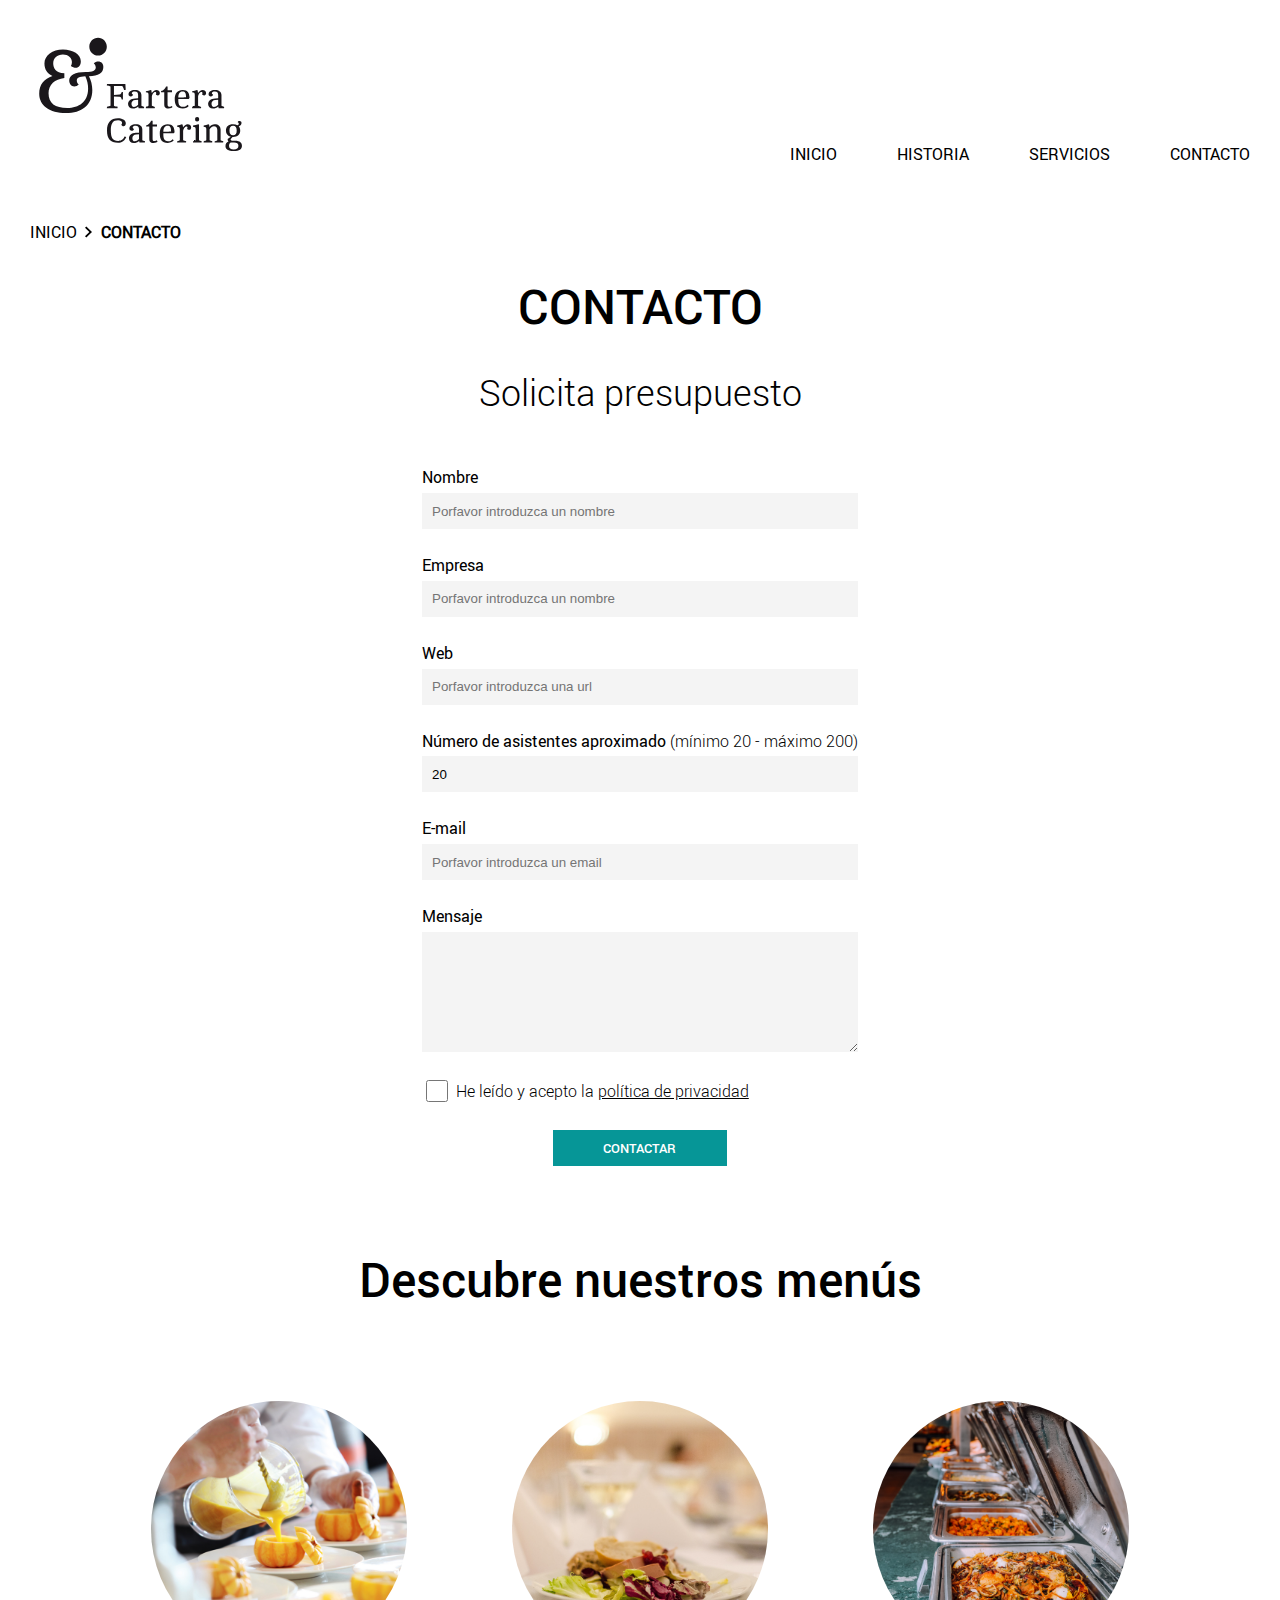
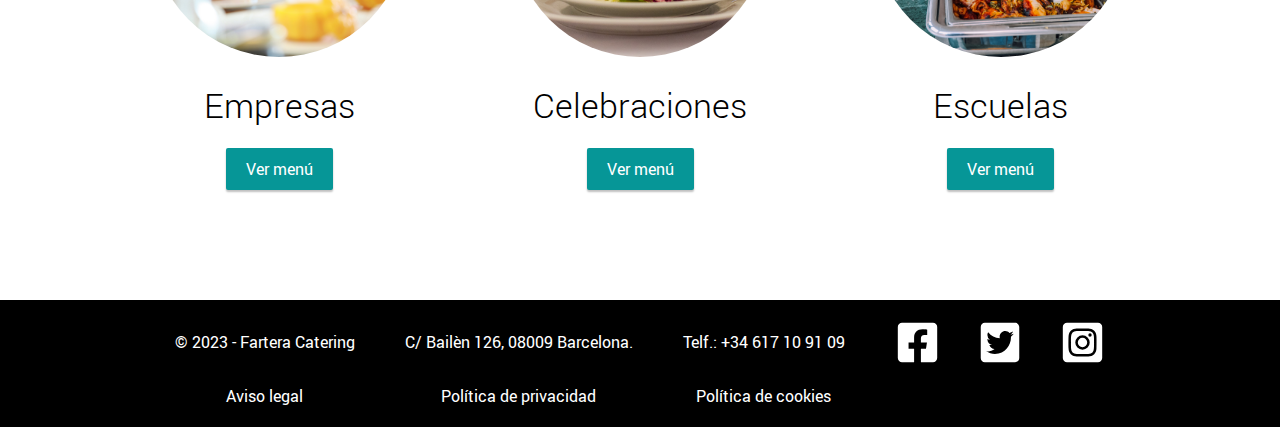
<file: contact.html>
<!DOCTYPE html>
<html lang="es-ES">
    <head>
        <title>Fartera Catering</title>
    
        <!-- META -->
        <meta charset="UTF-8">
        <meta name="viewport" content="width=device-width, initial-scale=1.0">
    
        <!-- CSS -->
        <link rel="stylesheet" href="css/reset.css">
        <link rel="stylesheet" href="css/type.css">
        <link rel="stylesheet" href="css/generalstyle.css">
        <link rel="stylesheet" href="css/formstyle.css">
    
        <!-- Favicon Provided -->
        <link rel="icon" type="image/svg" sizes="32x32" href="media/logo/FC-logo-isotipo.svg">
    </head>
    <body>
        <!-- HEADER -->
        <!-- #region -->
        <header>
            <div class="top-header">
                <picture>
                    <source srcset="media/logo/FC-logo-isotipo.svg" 
                        media="(max-width:480px)">
                    <img src="media/logo/FC-logo-horizontal.svg" 
                        alt="Fartera Catering Logo">
                </picture>
                <img src="media/icons/bars-solid.svg" alt="Icono de Menu"
                    class="ham_menu">
                <nav class="top-prinav">
                    <ul>
                        <li>
                            <a href="index.html" target="_parent" title="Ir a la pagina inicial">INICIO</a>
                        </li>
                        <li>
                            <a href="#" target="_parent" title="Ir a la pagina de historia">HISTORIA</a>
                        </li>
                        <li>
                            <a href="#" target="_parent" title="Ir a la pagina de servicios">SERVICIOS</a>
                        </li>
                        <li>
                            <a href="#" target="_self" title="Ir a la pagina de contacto">CONTACTO</a>
                        </li>
                    </ul>
                </nav>
            </div>
            <nav aria-label="Breadcrumb" class="breadcrumb">
                <ol>
                    <li><a href="index.html">INICIO</a></li>
                    <li><a href="#" aria-current="page">CONTACTO</a></li>
                </ol>
            </nav>
        </header>
        <!-- #endregion -->
    
        <!-- CONTACT FORM -->
        <!-- #region -->
        <form id="conctact-form" name="conctact-form" method="post">
            <h1>CONTACTO</h1>
            <fieldset>
                <legend>Solicita presupuesto</legend>
                <ul>
                    <li>
                        <label for="interested-name">Nombre</label>
                        <input id="interested-name" name="interested-name" 
                            type="text" minlength="1"
                            placeholder="Porfavor introduzca un nombre" required>
                    </li>
                    <li>
                        <label for="workstation">Empresa</label>
                        <input id="workstation" name="workstation"
                            type="text" minlength="1"
                            placeholder="Porfavor introduzca un nombre" required>
                    </li>
                    <li>
                        <label for="url-web">Web</label>
                        <input id="url-web" name="url-web"
                            type="url" minlength="1"
                            placeholder="Porfavor introduzca una url"
                            title="No olvides agregar https:// al link" required>
                    </li>
                    <li>
                        <label for="num-of-asist">
                            Número de asistentes aproximado 
                            <span>(mínimo 20 - máximo 200)</span>
                        </label>
                        <input id="num-of-asist" name="num-of-asist"
                            type="number" min="20" max="200" value="20"
                            placeholder="Porfavor introduzca un numero de asistentes" required>
                    </li>
                    <li>
                        <label for="email">E-mail</label>
                        <input id="email" name="email" type="email" 
                            pattern="^((?!\.)[\w\-_.]*[^.])(@\w+)(\.\w+(\.\w+)?[^.\W])$" 
                            placeholder="Porfavor introduzca un email" required>
                    </li>
                    <li>
                        <label for="message">Mensaje</label>
                        <textarea id="message" name="message" required></textarea>
                    </li>
                    <li class="makeme-row">
                        <input id="chk-privp" name="chk-privp" type="checkbox" required>
                        <label for="chk-privp">
                            He leído y acepto la 
                            <a href="www.farteracatering.com/politica-de-privacidad" 
                                target="_blank">
                                política de privacidad
                            </a>
                        </label>
                    </li>
                    <li>
                        <button type="submit">
                            CONTACTAR
                        </button>
                    </li>
                </ul>
            </fieldset>
        </form>
        <!-- #endregion -->
    
        <!-- SEE MORE SECTION -->
        <!-- #region -->
        <section class="see-more">
            <h2>Descubre nuestros menús</h2>
    
            <div>
                <article>
                    <picture>
                        <source srcset="media/img/empresa@1x.jpg,
                                        media/img/empresa@2x.jpg    2x,
                                        media/img/empresa@3x.jpg    3x">
                        <img src="media/img/empresa@3x.jpg" alt="Fotografia de un plato elegante">
                    </picture>
                    <h3>Empresas</h3>
                    <span>
                        <a href="menu-empresas.html" title="Ver menu para Empresas">Ver menú</a>
                    </span>
                </article>
        
                <article>
                    <picture>
                        <source srcset="media/img/celebraciones@1x.jpg,
                                        media/img/celebraciones@2x.jpg    2x,
                                        media/img/celebraciones@3x.jpg    3x">
                        <img src="media/img/celebraciones@3x.jpg" alt="Fotografia de un plato exotico">
                    </picture>
                    <h3>Celebraciones</h3>
                    <span>
                        <a href="#" title="Ver menu para Celebraciones">Ver menú</a>
                    </span>
                </article>
        
                <article>
                    <picture>
                        <source srcset="media/img/escuela@1x.jpg,
                                        media/img/escuela@2x.jpg    2x,
                                        media/img/escuela@3x.jpg    3x">
                        <img src="media/img/escuela@3x.jpg" alt="Fotografia de un buffet">
                    </picture>
                    <h3>Escuelas</h3>
                    <span>
                        <a href="#" title="Ver menu para Escuelas">Ver menú</a>
                    </span>
                </article>
            </div>
        </section>
        <!-- #endregion -->
    
        <!-- FOOTER -->
        <!-- #region -->
        <footer>
            <ul>
                <li>
                    <span>© 2023 - Fartera Catering</span>
                </li>
                <li>
                    <address>
                        C/ Bailèn 126, 08009 Barcelona.
                    </address>
                </li>
                <li>
                    <address>Telf.: +34 617 10 91 09</address>
                </li>
                <li>
                    <ul>
                        <li>
                            <a target="_blank" href="https://facebook.com/FarteraCatering">
                                <img src="media/icons/facebook-square-brands.svg" alt="Facebook">
                            </a>
                        </li>
                        <li>
                            <a target="_blank" href="https://twitter.com/FarteraCatering">
                                <img src="media/icons/twitter-square-brands.svg" alt="Twitter">
                            </a>
                        </li>
                        <li>
                            <a target="_blank" href="https://instagram.com/FarteraCatering">
                                <img src="media/icons/instagram-square-brands.svg" alt="Instagramr">
                            </a>
                        </li>
                    </ul>
                </li>
                <li>
                    <a href="#">Aviso legal</a>
                </li>
                <li>
                    <a href="#">Política de privacidad</a>
                </li>
                <li>
                    <a href="#">Política de cookies</a>
                </li>
            </ul>
        </footer>
        <!-- #endregion -->
    
        <!-- JS -->
        <!-- #region -->
        <script src="js/menu.js"></script>
        <!-- #endregion -->
    </body>
</html>
</file>
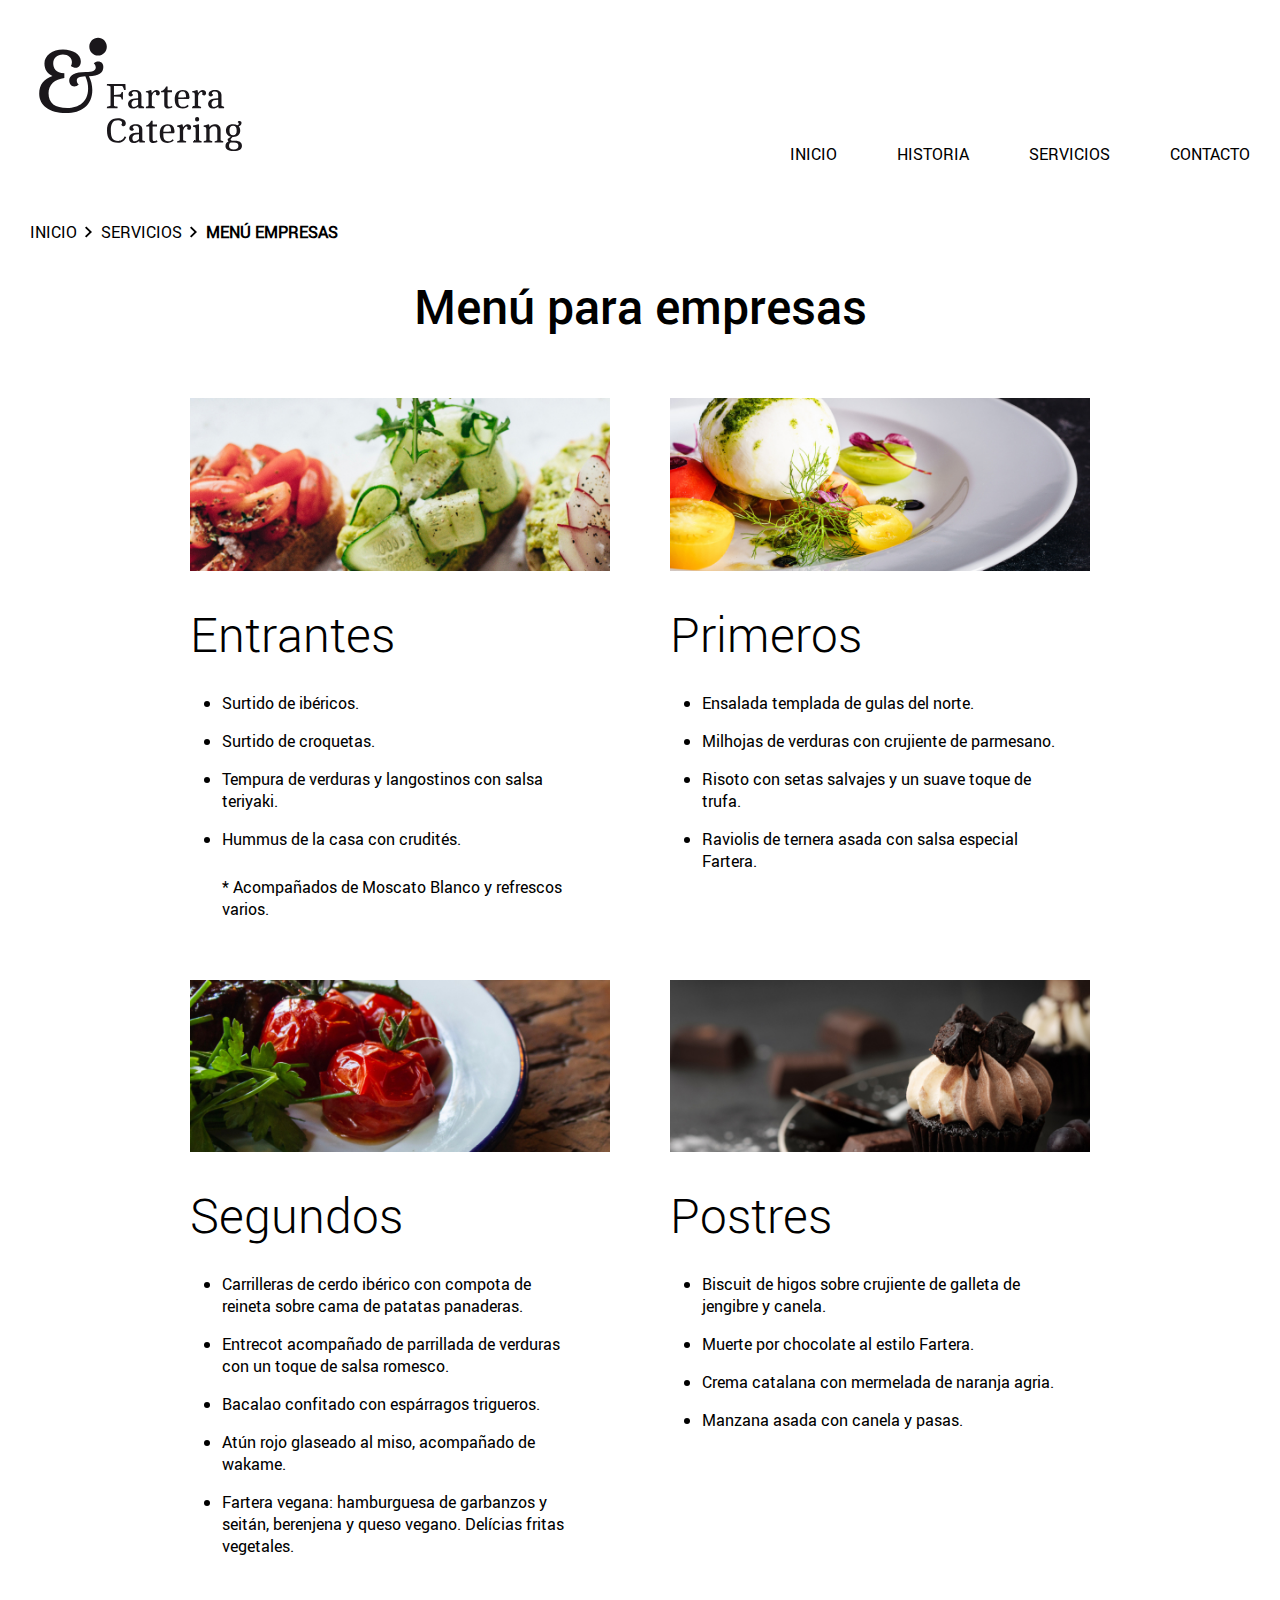
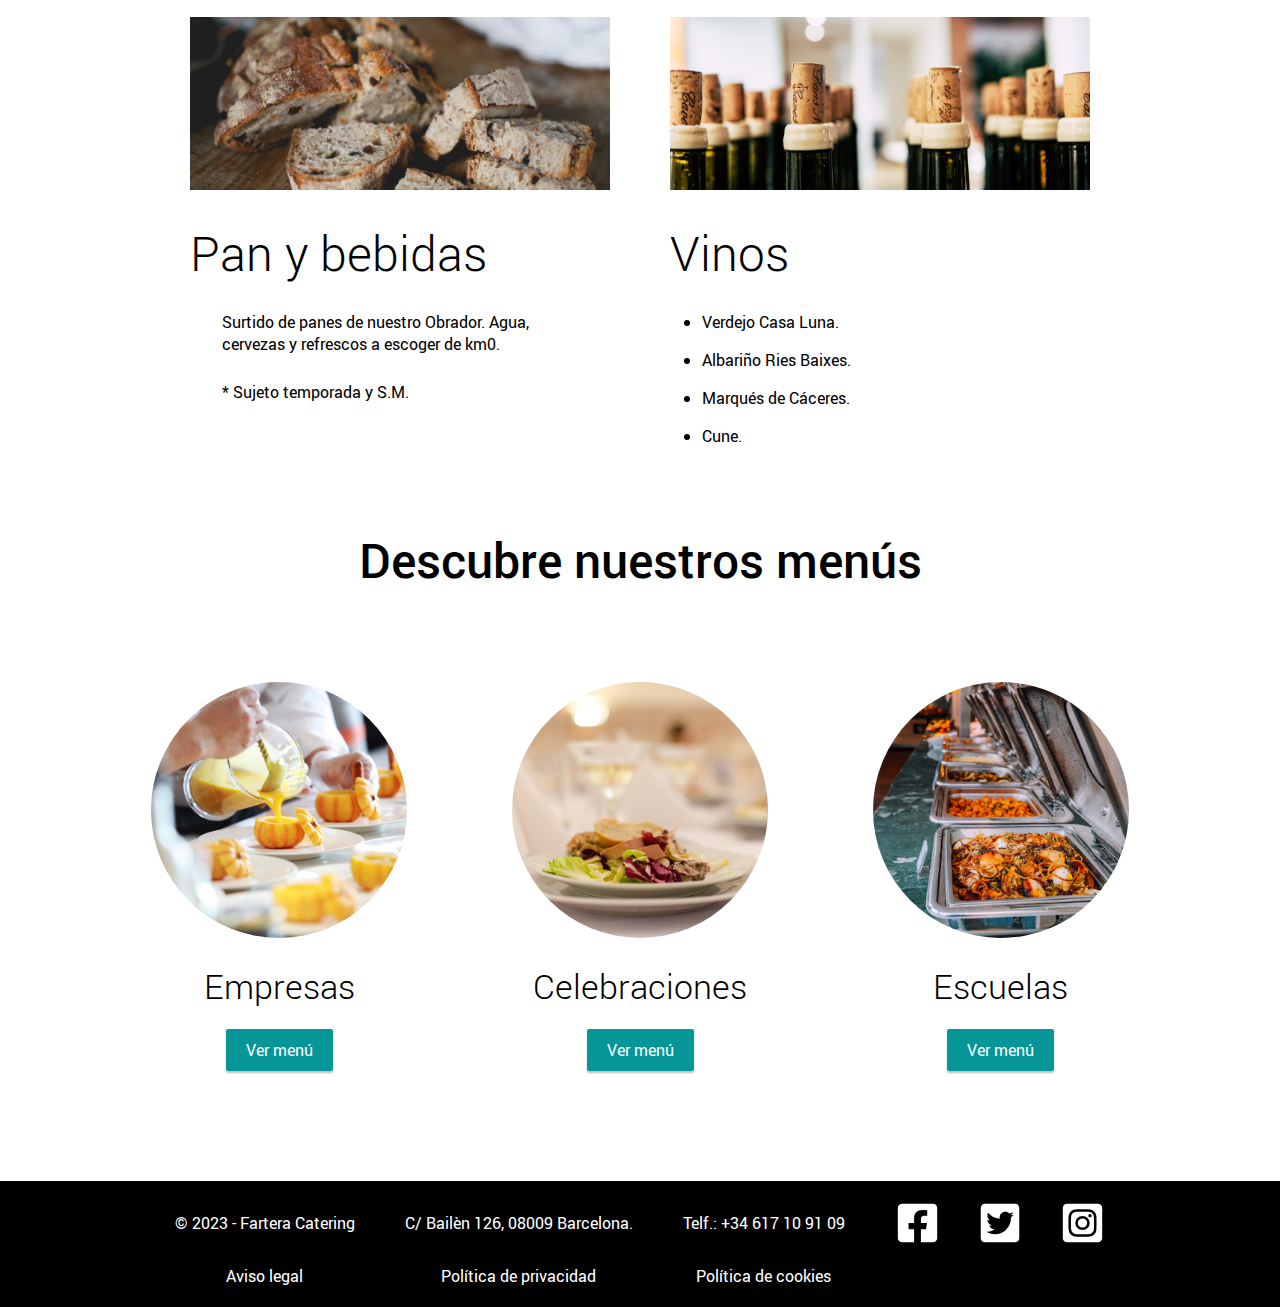
<file: menu-empresas.html>
<!DOCTYPE html>
<html lang="es-ES">
    <head>
        <title>Fartera Catering</title>
    
        <!-- META -->
        <meta charset="UTF-8">
        <meta name="viewport" content="width=device-width, initial-scale=1.0">
    
        <!-- CSS -->
        <link rel="stylesheet" href="css/reset.css">
        <link rel="stylesheet" href="css/type.css">
        <link rel="stylesheet" href="css/generalstyle.css">
        <link rel="stylesheet" href="css/menusstyle.css">
    
        <!-- Favicon Provided -->
        <link rel="icon" type="image/svg" sizes="32x32" href="media/logo/FC-logo-isotipo.svg">
    </head>
    <body>
        <!-- HEADER -->
        <!-- #region -->
        <header>
            <div class="top-header">
                <picture>
                    <source srcset="media/logo/FC-logo-isotipo.svg" 
                        media="(max-width:480px)">
                    <img src="media/logo/FC-logo-horizontal.svg" 
                        alt="Fartera Catering Logo">
                </picture>
                <img src="media/icons/bars-solid.svg" alt="Icono de Menu"
                    class="ham_menu">
                <nav class="top-prinav">
                    <ul>
                        <li>
                            <a href="index.html" target="_parent" title="Ir a la pagina inicial">INICIO</a>
                        </li>
                        <li>
                            <a href="#" target="_parent" title="Ir a la pagina de historia">HISTORIA</a>
                        </li>
                        <li>
                            <a href="#" target="_parent" title="Ir a la pagina de servicios">SERVICIOS</a>
                        </li>
                        <li>
                            <a href="contact.html" target="_parent" title="Ir a la pagina de contacto">CONTACTO</a>
                        </li>
                    </ul>
                </nav>
            </div>
            <nav aria-label="Breadcrumb" class="breadcrumb">
                <ol>
                    <li><a href="index.html">INICIO</a></li>
                    <li><a href="#">SERVICIOS</a></li>
                    <li><a href="#" aria-current="page">MENÚ EMPRESAS</a></li>
                </ol>
            </nav>
        </header>
        <!-- #endregion -->
    
        <!-- Main section -->
        <!-- #region -->
        <main id="menu-empresas">
            <h1>Menú para empresas</h1>

            <div>
                <section>
                    <picture>
                        <source srcset="
                            media/img/menu_empresa/three-breads-with-sliced-vegetables-1580464@1x.jpg,
                            media/img/menu_empresa/three-breads-with-sliced-vegetables-1580464@2x.jpg 2x,
                            media/img/menu_empresa/three-breads-with-sliced-vegetables-1580464@3x.jpg 3x">
                        <img src="media/img/menu_empresa/three-breads-with-sliced-vegetables-1580464@3x.jpg"
                            alt="Fotografia de unos entrantes">
                    </picture>
                    <h2>Entrantes</h2>
                    <div>
                        <ul>
                            <li>Surtido de ibéricos.</li>
                            <li>Surtido de croquetas.</li>
                            <li>Tempura de verduras y langostinos con salsa teriyaki.</li>
                            <li>Hummus de la casa con crudités.</li>
                        </ul>
                        <p>
                            * Acompañados de Moscato Blanco y refrescos varios.
                        </p>
                    </div>
                </section>
                <section>
                    <picture>
                        <source srcset="
                            media/img/menu_empresa/sliced-fruit-on-white-ceramic-plate-3669501@1x.jpg,
                            media/img/menu_empresa/sliced-fruit-on-white-ceramic-plate-3669501@2x.jpg 2x,
                            media/img/menu_empresa/sliced-fruit-on-white-ceramic-plate-3669501@3x.jpg 3x">
                        <img src="media/img/menu_empresa/sliced-fruit-on-white-ceramic-plate-3669501@3x.jpg"
                            alt="Fotografia de un plato de frutas">
                    </picture>
                    <h2>Primeros</h2>
                    <div>
                        <ul>
                            <li>Ensalada templada de gulas del norte.</li>
                            <li>Milhojas de verduras con crujiente de parmesano.</li>
                            <li>Risoto con setas salvajes y un suave toque de trufa.</li>
                            <li>Raviolis de ternera asada con salsa especial Fartera.</li>
                        </ul>
                    </div>
                </section>
                <section>
                    <picture>
                        <source srcset="
                            media/img/menu_empresa/louis-hansel-shotsoflouis-9fy37IYSB3g-unsplash@1x.jpg,
                            media/img/menu_empresa/louis-hansel-shotsoflouis-9fy37IYSB3g-unsplash@2x.jpg 2x,
                            media/img/menu_empresa/louis-hansel-shotsoflouis-9fy37IYSB3g-unsplash@3x.jpg 3x">
                        <img src="media/img/menu_empresa/louis-hansel-shotsoflouis-9fy37IYSB3g-unsplash@3x.jpg"
                            alt="Fotografia de un plato con tomates secos">
                    </picture>
                    <h2>Segundos</h2>
                    <div>
                        <ul>
                            <li>Carrilleras de cerdo ibérico con compota de reineta sobre cama de patatas panaderas.</li>
                            <li>Entrecot acompañado de parrillada de verduras con un toque de salsa romesco.</li>
                            <li>Bacalao confitado con espárragos trigueros.</li>
                            <li>Atún rojo glaseado al miso, acompañado de wakame.</li>
                            <li>Fartera vegana: hamburguesa de garbanzos y seitán, berenjena y queso vegano. Delícias fritas vegetales.</li>
                        </ul>
                    </div>
                </section>
                <section>
                    <picture>
                        <source srcset="
                            media/img/menu_empresa/shallow-focus-photography-of-chocolate-cupcakes-1028714@1x.jpg,
                            media/img/menu_empresa/shallow-focus-photography-of-chocolate-cupcakes-1028714@2x.jpg 2x,
                            media/img/menu_empresa/shallow-focus-photography-of-chocolate-cupcakes-1028714@3x.jpg 3x">
                        <img src="media/img/menu_empresa/shallow-focus-photography-of-chocolate-cupcakes-1028714@3x.jpg"
                            alt="Fotografia de una magdalena de chocolate">
                    </picture>
                    <h2>Postres</h2>
                    <div>
                        <ul>
                            <li>Biscuit de higos sobre crujiente de galleta de jengibre y canela.</li>
                            <li>Muerte por chocolate al estilo Fartera.</li>
                            <li>Crema catalana con mermelada de naranja agria.</li>
                            <li>Manzana asada con canela y pasas.</li>
                        </ul>
                    </div>
                </section>
                <section>
                    <picture>
                        <source srcset="
                            media/img/menu_empresa/selective-focus-photography-of-slices-of-breads-1555813@1x.jpg,
                            media/img/menu_empresa/selective-focus-photography-of-slices-of-breads-1555813@2x.jpg 2x,
                            media/img/menu_empresa/selective-focus-photography-of-slices-of-breads-1555813@3x.jpg 3x">
                        <img src="media/img/menu_empresa/selective-focus-photography-of-slices-of-breads-1555813@3x.jpg"
                            alt="Fotografia de unas rebanadas de pan">
                    </picture>
                    <h2>Pan y bebidas</h2>
                    <div>
                        <p>
                            Surtido de panes de nuestro Obrador.
                            Agua, cervezas y refrescos a escoger de km0.
                        </p>
                        <p>
                            * Sujeto temporada y S.M.
                        </p>
                    </div>
                </section>
                <section>
                    <picture>
                        <source srcset="
                            media/img/menu_empresa/close-up-photo-of-wine-bottles-with-cork-2647933@1x.jpg,
                            media/img/menu_empresa/close-up-photo-of-wine-bottles-with-cork-2647933@2x.jpg 2x,
                            media/img/menu_empresa/close-up-photo-of-wine-bottles-with-cork-2647933@3x.jpg 3x">
                        <img src="media/img/menu_empresa/close-up-photo-of-wine-bottles-with-cork-2647933@3x.jpg"
                            alt="Fotografia de unos vinos">
                    </picture>
                    <h2>Vinos</h2>
                    <div>
                        <ul>
                            <li>Verdejo Casa Luna.</li>
                            <li>Albariño Ries Baixes.</li>
                            <li>Marqués de Cáceres.</li>
                            <li>Cune.</li>
                        </ul>
                    </div>
                </section>
            </div>
        </main>
        <!-- #endregion -->
    
        <!-- SEE MORE SECTION -->
        <!-- #region -->
        <aside>
            <section class="see-more">
                <h2>Descubre nuestros menús</h2>
        
                <div>
                    <article>
                        <picture>
                            <source srcset="media/img/empresa@1x.jpg,
                                            media/img/empresa@2x.jpg    2x,
                                            media/img/empresa@3x.jpg    3x">
                            <img src="media/img/empresa@3x.jpg" alt="Fotografia de un plato elegante">
                        </picture>
                        <h3>Empresas</h3>
                        <span>
                            <a href="#menu-empresas" title="Ver menu para Empresas">Ver menú</a>
                        </span>
                    </article>
            
                    <article>
                        <picture>
                            <source srcset="media/img/celebraciones@1x.jpg,
                                            media/img/celebraciones@2x.jpg    2x,
                                            media/img/celebraciones@3x.jpg    3x">
                            <img src="media/img/celebraciones@3x.jpg" alt="Fotografia de un plato exotico">
                        </picture>
                        <h3>Celebraciones</h3>
                        <span>
                            <a href="#" title="Ver menu para Celebraciones">Ver menú</a>
                        </span>
                    </article>
            
                    <article>
                        <picture>
                            <source srcset="media/img/escuela@1x.jpg,
                                            media/img/escuela@2x.jpg    2x,
                                            media/img/escuela@3x.jpg    3x">
                            <img src="media/img/escuela@3x.jpg" alt="Fotografia de un buffet">
                        </picture>
                        <h3>Escuelas</h3>
                        <span>
                            <a href="#" title="Ver menu para Escuelas">Ver menú</a>
                        </span>
                    </article>
                </div>
            </section>
        </aside>
        <!-- #endregion -->
    
        <!-- FOOTER -->
        <!-- #region -->
        <footer>
            <ul>
                <li>
                    <span>© 2023 - Fartera Catering</span>
                </li>
                <li>
                    <address>
                        C/ Bailèn 126, 08009 Barcelona.
                    </address>
                </li>
                <li>
                    <address>Telf.: +34 617 10 91 09</address>
                </li>
                <li>
                    <ul>
                        <li>
                            <a target="_blank" href="https://facebook.com/FarteraCatering">
                                <img src="media/icons/facebook-square-brands.svg" alt="Facebook">
                            </a>
                        </li>
                        <li>
                            <a target="_blank" href="https://twitter.com/FarteraCatering">
                                <img src="media/icons/twitter-square-brands.svg" alt="Twitter">
                            </a>
                        </li>
                        <li>
                            <a target="_blank" href="https://instagram.com/FarteraCatering">
                                <img src="media/icons/instagram-square-brands.svg" alt="Instagramr">
                            </a>
                        </li>
                    </ul>
                </li>
                <li>
                    <a href="#">Aviso legal</a>
                </li>
                <li>
                    <a href="#">Política de privacidad</a>
                </li>
                <li>
                    <a href="#">Política de cookies</a>
                </li>
            </ul>
        </footer>
        <!-- #endregion -->
    
        <!-- JS -->
        <!-- #region -->
        <script src="js/menu.js"></script>
        <!-- #endregion -->
    </body>
</html>
</file>
<file: css/type.css>
/*~~~~~~~~~~~~~~~~~~~~~~~~~~~~~~~~~~~~~~~~~~~~~~*/
/*                     Fonts                    */
/*~ ------------------------------------------ ~*/

/*  ROBOTO  */
    /*  Rob-Light   */
    @font-face{ 
        font-family: 'Roboto-Light';
        src: url('../media/fonts/Roboto-Light-webfont.eot');
        src: url('../media/fonts/Roboto-Light-webfont.eot?iefix') format('eot'),
             url('../media/fonts/Roboto-Light-webfont.woff') format('woff'),
             url('../media/fonts/Roboto-Light-webfont.ttf') format('truetype'),
             url('../media/fonts/Roboto-Light-webfont.svg#webfont') format('svg');
        font-weight: 300;
        font-style: normal;
    }
    /* ------------- */
    /*  Rob-Regular  */
    @font-face{ 
        font-family: 'Roboto-Regular';
        src: url('../media/fonts/Roboto-Regular-webfont.eot');
        src: url('../media/fonts/Roboto-Regular-webfont.eot?iefix') format('eot'),
            url('../media/fonts/Roboto-Regular-webfont.woff') format('woff'),
            url('../media/fonts/Roboto-Regular-webfont.ttf') format('truetype'),
            url('../media/fonts/Roboto-Regular-webfont.svg#webfont') format('svg');
        font-weight: 400;
        font-style: normal;
    }
    /* ------------- */
    /*  Rob-Medium   */
    @font-face{ 
        font-family: 'Roboto-Medium';
        src: url('../media/fonts/Roboto-Medium-webfont.eot');
        src: url('../media/fonts/Roboto-Medium-webfont.eot?iefix') format('eot'),
             url('../media/fonts/Roboto-Medium-webfont.woff') format('woff'),
             url('../media/fonts/Roboto-Medium-webfont.ttf') format('truetype'),
             url('../media/fonts/Roboto-Medium-webfont.svg#webfont') format('svg');
        font-weight: 500;
        font-style: normal;
    }
    /* ------------- */
/*  ------   */
/*~~~~~~~~~~~~~~~~~~~~~~~~~~~~~~~~~~~~~~~~~~~~~~*/
</file>
<file: css/generalstyle.css>
/*~~~~~~~~~~~~~~~~~~~~~~~~~~~~~~~~~~~~~~~~~~~~~~*/
/*                General Style                 */
/*~ ------------------------------------------ ~*/

/*  Aplicable for all   */
body {
  font-family: "Roboto-Regular", Arial, Helvetica, sans-serif;
  font-size: 1rem;
  color: black;
  width: 100%;
}

a:link {
  color: black;
  text-decoration: none;
}
a:visited { color: #222222; }
a:hover { text-decoration: underline; }
a:active { color: var(--primary-color); }
/*  -----------------   */

/*  This is aplicable for all headers   */
header {
  margin: 1.9rem;

  display: flex;
  flex-direction: column;
  gap: 3.5rem;
}
.ham_menu { display: none; }
.ham_menu:active { filter: invert(40%); }
header picture img { height: 8.1rem; }
.top-header {
  width: 100%;

  display: flex;
  justify-content: space-between;
}

/* Principal nav */
/* General */
nav { align-self: end; }
nav ul {
  display: flex;
  gap: 3.75rem;
}
nav li { list-style: none; }
/* --- */
/* Only when "Menu buton" is pressed */
.top-prinav_layer {
    height: 100%;
    width: 100vw;
    background: white;
    padding: 0.3rem;
  
    position: absolute;
    z-index: 100;
    top: 11rem;
    left: 50rem;

    display: flex;
    justify-content: center;
}
.top-prinav_layer ul {
    font-size: 1.375rem;
    flex-direction: column;
    gap: 2rem;
}
/* ********************************* */

/*  Breadcrumb  */
.breadcrumb { align-self: self-start; }
nav.breadcrumb ol { list-style: none; }
nav.breadcrumb li { display: inline; }
nav.breadcrumb li + li::before {
  margin: 0 0.25em;
  content: " ";

  display: inline-block;
  height: 0.75rem;
  width: 0.75rem;
  background-image: url("../media/icons/Shape.svg");
  background-repeat: no-repeat;
  background-size: contain;
}
nav.breadcrumb [aria-current="page"] 
{ font-weight: 700; }
/* ¬¬¬¬¬¬¬¬¬¬¬¬¬¬¬¬¬¬ */
/*  ~ Header end ~   */
/* ------------------------------------- */

h1 {
  font-family: "Roboto-Medium", Arial, Helvetica, sans-serif;
  font-size: 3rem;
  text-align: center;
}

/*  This is aplicable for see-more section   */
.see-more {
  display: flex;
  flex-direction: column;
  justify-content: center;
  align-items: center;
  gap: 5.625rem;

  margin-top: 5rem;
  margin-bottom: 6.875rem;
  padding: 0 1.25rem;
}
.see-more h2 {
  font-family: "Roboto-Medium", Arial, Helvetica, sans-serif;
  font-size: 3rem;
  text-align: center;
}

.see-more div {
  width: 100%;

  display: flex;
  justify-content: center;
  align-items: center;
  flex-wrap: wrap;
  gap: 6.55rem;
}
.see-more article {
  height: 100%;
  width: 100%;
  min-width: 10rem;
  max-width: 16rem;
  flex-grow: 0;
  flex-shrink: 1;
  flex-basis: calc(100%/3 - 85px);

  display: flex;
  flex-direction: column;
  justify-content: center;
  align-items: center;
  gap: 1.25rem;
}
.see-more img { 
  width: 100%;
  border-radius: 50%;
}
.see-more article h3 {
  font-family: "Roboto-Light", Arial, Helvetica, sans-serif;
  font-size: 2.125rem;
}
.see-more article span {
  display: block;
  background-color: var(--primary-color);
  border-radius: 2px;
  /* offset-x, offset-y, blur, spread, color */
  box-shadow: 0px 2px 2px rgba(0, 0, 0, 0.25);
  color: #ffffff;
  padding: 0.625rem 1.25rem;
}
.see-more span:hover {
  filter: brightness(120%);
  text-decoration: underline;
}
.see-more span:active { 
  box-shadow: 0 0 0;
  filter: brightness(90%);
  text-decoration: underline;
}
.see-more a:link {
  color: #ffffff;
  display: flex;
  justify-content: center;
  align-items: center;
}
.see-more a:visited { color: #ffffff; }
/*  ~ see-more end ~   */
/* ------------------------------------- */

/*  This is aplicable for all footers   */
footer {
  background-color: #000000;
  font-size: 1rem;
  color: #ffffff;

  padding: 1.25rem;
  display: flex;
  justify-content: center;
  align-items: center;
}
footer li { list-style: none; }
footer a:link {
  color: #ffffff;
  display: flex;
  justify-content: center;
  align-items: center;
}
footer a:visited, .see-more a:visited 
{ color: #ffffff; }
footer ul {
  display: grid;
  grid-template-columns: auto auto auto auto;
  grid-column-gap: 3.125rem;
  grid-row-gap: 1.25rem;
  align-items: center;
  justify-content: center;
}
footer img {
  width: 2.8rem;
  height: 2.8rem;
  filter: invert(100%);
}
footer li ul {
  display: flex;
  justify-content: center;
  align-items: center;
  gap: 2.375rem;
}
/*  ~ Footer end ~   */
/* ------------------------------------- */

/* //////////////////////////////////////////// */
/*                   MOBILE                     */
/* //////////////////////////////////////////// */
@media screen and (max-width: 480px) {  
  /* header */
  header {
    margin: 0.625rem 1.25rem;
    margin-bottom: 2rem;
  }
  .top-header { align-items: center; }
  .ham_menu { 
    display: inline;
    height: 3.5rem;
  }
  header nav { display: none; }
  /* //////////////////////////// */

  /* see-more section */
  .see-more {
    margin-top: 3rem;
    margin-bottom: 3rem;
    gap: 3rem;
  }
  .see-more div {
    flex-direction: column;
    gap: 3.5rem;
  }
  .see-more article { gap: 0.5rem; }
  /* //////////////////////////// */

  /* footer */
  footer ul {
    margin-top: 1.56rem;
    display: flex;
    flex-direction: column;
    gap: 1.125rem;
  }
  footer li ul {
    flex-direction: row;
    margin: 0;
  }
  /* //////////////////////////// */
}
/* //////////////////////////////////////////// */

/* //////////////////////////////////////////// */
/*                    TABLET                    */
/* //////////////////////////////////////////// */
@media screen and (min-width: 481px) and (max-width: 720px) {  
  /* header */
  header {
    margin: 0.625rem 1.25rem;
    margin-bottom: 2rem;
  }
  .top-header { align-items: center; }
  .ham_menu { 
    display: inline;
    height: 3.5rem;
  }
  header nav { display: none; }
  /* //////////////////////////// */

  /* see-more section */
  .see-more {
    margin-top: 3rem;
    margin-bottom: 3rem;
    gap: 3rem;
  }
  .see-more div { gap: 3.5rem; }
  .see-more article { gap: 0.5rem; }
  /* //////////////////////////// */

  /* footer */
  footer ul {
    grid-column-gap: 1rem;
    grid-row-gap: 0.75rem;
  }
  footer li ul {
    flex-direction: row;
    margin: 0;
  }
  /* //////////////////////////// */
}
/* //////////////////////////////////////////// */

/*~~~~~~~~~~~~~~~~~~~~~~~~~~~~~~~~~~~~~~~~~~~~~~*/
</file>
<file: css/formstyle.css>
/*~~~~~~~~~~~~~~~~~~~~~~~~~~~~~~~~~~~~~~~~~~~~~~*/
/*                  Form Style                  */
/*~ ------------------------------------------ ~*/

form {
    display: flex;
    flex-direction: column;
    justify-content: center;
    align-items: center;
    gap: 1.875rem;

    padding: 0 1.25rem;
}

form legend {
    margin: 0 auto;
    margin-bottom: 3.125rem;
    font-family: "Roboto-Light", Arial, Helvetica, sans-serif;
    font-size: 2.25rem;
    text-align: center;
}
form fieldset ul {
    width: 100%;
    display: flex;
    flex-direction: column;
    gap: 1.56rem;
}
form ul li { 
    list-style: none; 

    width: 100%;
    display: flex;
    flex-direction: column;
    gap: 0.3rem;
}
.makeme-row {
    flex-direction: row;
    align-items: center;
    font-family: "Roboto-Light", Arial, Helvetica, sans-serif;
    font-size: 1rem;
}
.makeme-row a { text-decoration: underline; }
label span { font-family: "Roboto-Light" }

form textarea {
    height: 6.25rem;
    padding: 0.625rem;
    border: 0;
    background-color: rgba(148, 148, 148, 0.10);
}

form input {
    height: 1rem;
    padding: 0.625rem;
    border: 0;
    background-color: rgba(148, 148, 148, 0.10);
}
input[type="checkbox"] {
    border: 1px solid black;
    width: 1.375rem;
    height: 1.375rem;
    accent-color: var(--primary-color);
}

form button {
    margin: 0 auto;
    width: 10.9rem;
    height: 2.25rem;

    border: 0;
    background-color: var(--primary-color);
    font-family: "Roboto-Medium";
    color: white;
}
form button:hover { 
    filter: brightness(120%);
    text-decoration: underline; 
}
form button:active { filter: brightness(90%); }
/* -------------------------------------------- */
/* //////////////////////////////////////////// */
/*                   MOBILE                     */
/* //////////////////////////////////////////// */
@media screen and (max-width: 480px) {
    form input[type="checkbox"] + label 
    { font-size: 0.75rem; }

    form button { width: 100%; }
}
/* //////////////////////////////////////////// */
/*~~~~~~~~~~~~~~~~~~~~~~~~~~~~~~~~~~~~~~~~~~~~~~*/
</file>
<file: css/menusstyle.css>
/*~~~~~~~~~~~~~~~~~~~~~~~~~~~~~~~~~~~~~~~~~~~~~~*/
/*                 Menus Style                  */
/*~ ------------------------------------------ ~*/

/*  Main  */
main { 
  padding: 0 2.5rem;

  display: flex;
  flex-direction: column;
  align-items: center;
  gap: 3.75rem;
}
main div {
  width: 100%;
  display: flex;
  justify-content: center;
  flex-wrap: wrap;
  gap: 3.75rem;
}
main div section {
  display: flex;
  flex-direction: column;
  gap: 1.625rem;
}
main section img { 
  width: 100%;
  max-width: 26.25rem;
}
main section h2 {
  font-family: "Roboto-Light", Arial, Helvetica, sans-serif;
  font-size: 3rem;
}
main section div { 
  width: 100%;
  max-width: 26.25rem;
  padding: 0 2rem;

  flex-direction: column;
  gap: 1.625rem;
}
main section div ul {
  display: flex;
  flex-direction: column;
  gap: 1rem;
}
/*  ~ Main end ~   */
/* ------------------------------------- */

/* //////////////////////////////////////////// */
/*                   MOBILE                     */
/* //////////////////////////////////////////// */
@media screen and (max-width: 480px) {  
  /* Main section */
  main { padding: 0; gap: 2rem;}

  h1 { padding: 0 2.5rem; }

  main div { gap: 2.5rem; }
  main div section {
    flex-direction: column;
    gap: 1rem;
  }
  main section h2 { 
    max-width: 95%;
    padding: 0 1rem; 
  }
  main section div { 
    max-width: 95%; 
    padding: 0 4rem;
  }
  main section img { max-width: 100%; }
  /* //////////////////////////// */
}
/* //////////////////////////////////////////// */

/* //////////////////////////////////////////// */
/*                    TABLET                    */
/* //////////////////////////////////////////// */
@media screen and (min-width: 480px) and (max-width: 720px) {  
  /* Main section */
  h1 { padding: 0 2.5rem; }

  main div section {
    flex-direction: column;
    gap: 1rem;
  }
  main section div { max-width: 100%; }
  main section img { max-width: 100%; }
  /* //////////////////////////// */
}
/* //////////////////////////////////////////// */

/*~~~~~~~~~~~~~~~~~~~~~~~~~~~~~~~~~~~~~~~~~~~~~~*/
</file>
